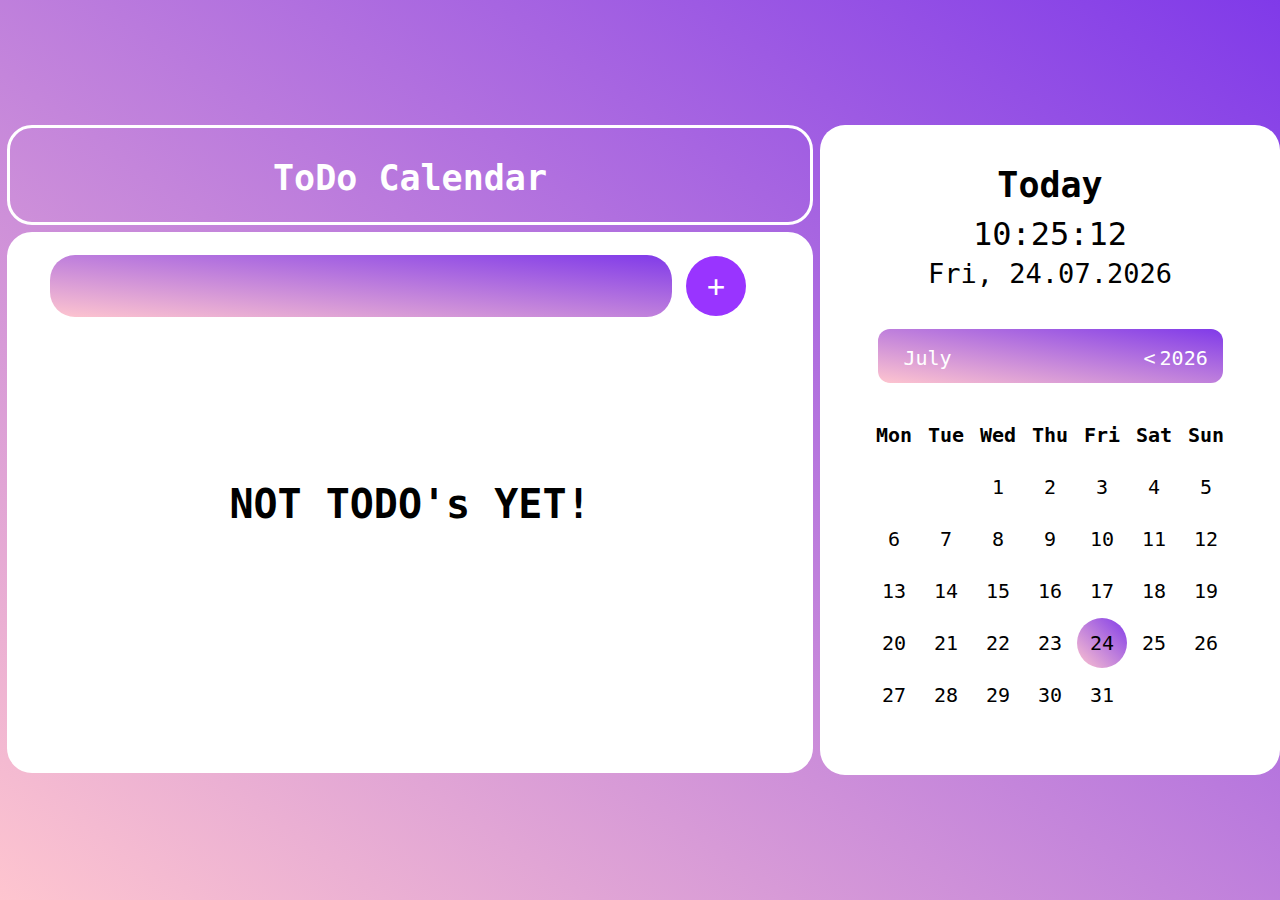
<file: index.html>
<!DOCTYPE html>
<html lang="en">
<head>
    <meta charset="UTF-8">
    <meta http-equiv="X-UA-Compatible" content="IE=edge">
    <meta name="viewport" content="width=device-width, initial-scale=1.0">
    <link rel="stylesheet" href="style.css">
    <script defer src="script.js"></script>
    <title>Calendar with ToDo</title>
    <link rel="icon" href="./favicon.ico" type="image/x-icon">
</head>
<body onload="updateDate(); notTodos(); createCalendar('.calendar', yearForChange, monthForChange)
 setInterval('updateDate(); updateTime()', 1000 ); updateTime(); todayYearMonth();">
    <div class="main">
        <div class="mainContainer">
            <div class="headColor">
                <div class="headName"><strong>ToDo Calendar</strong></div>
            </div>
            <div class="todoList">
                <div class="messageChooseDate">
                <strong>
                Choose date for ToDo
                </strong>
                    <a class="triangle"></a>
                    <a class="triangle"></a>
                    <a class="triangle"></a>
                </div>
                <div class="totalTodoList">
                    <input class="todoInput">
                    <button class="addTodo" onclick="addTodo()">+</button>
                    <div class="list"></div>
                </div>
            </div>
        </div>
        <div class="container">
            <div class="calendarBody">
                <div class="today"><strong>Today</strong></div>
                <div class="nowToday">
                    <div class="todayTime"></div>
                    <div class="todayDate"></div>
                </div>
                <div class="calendarHeader">
                    <span class="month">
                        <button class="changeMonth" onclick="changeMonth()"></button>
                    </span>
                    <span class="yearWithButtons">
                        <button class="changeYear" onclick="changeYearBack()"><</button><span class="year"></span><button class="changeYear"  onclick="changeYearNext()">></button>
                    </span>
                </div>
                <div class="calendar"></div>
                <div class="forChangeMonth"></div>
            </div>
        </div>
    </div>    
</body>
</html>
</file>
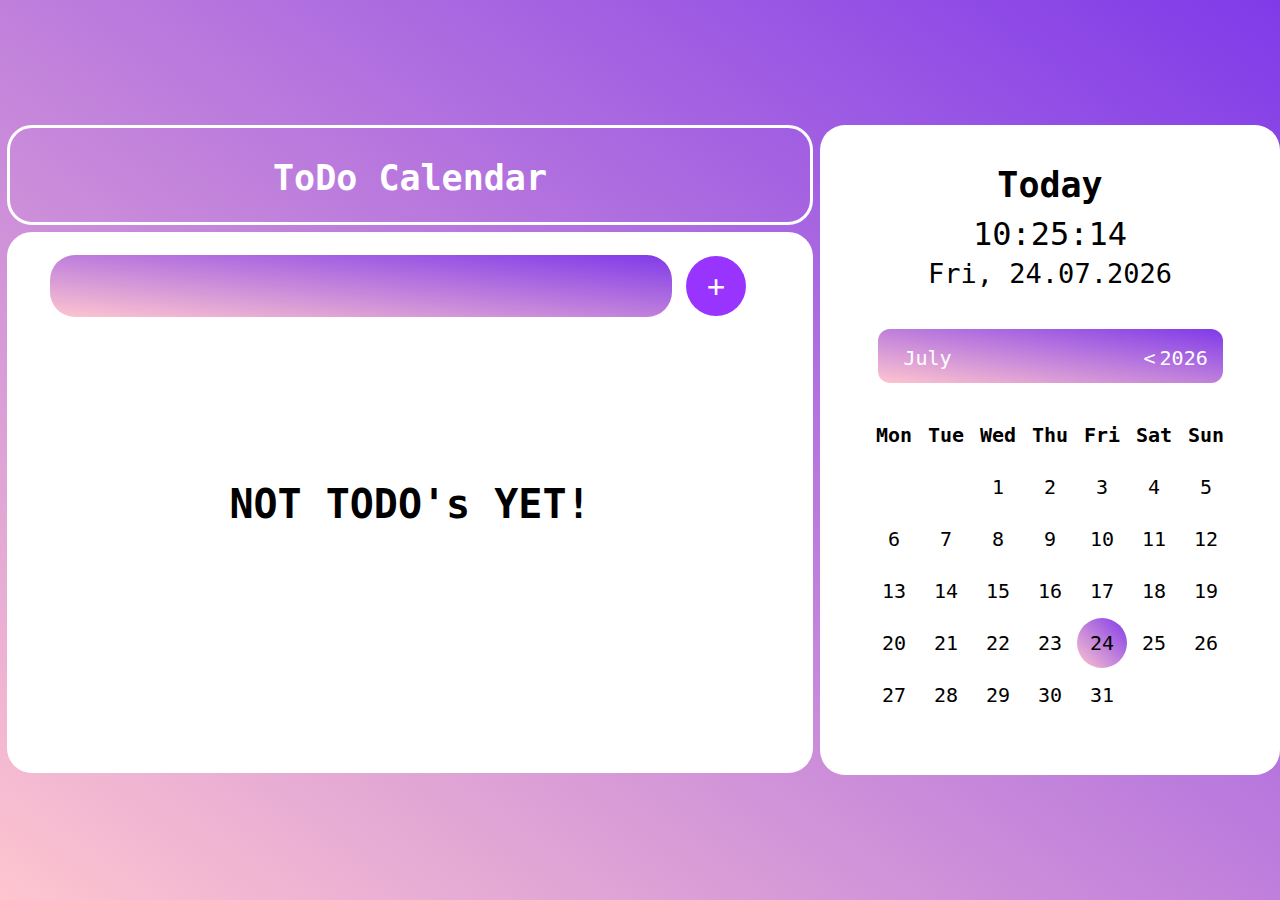
<file: code/index.html>
<!DOCTYPE html>
<html lang="en">
<head>
    <meta charset="UTF-8">
    <meta http-equiv="X-UA-Compatible" content="IE=edge">
    <meta name="viewport" content="width=device-width, initial-scale=1.0">
    <link rel="stylesheet" href="style.css">
    <script defer src="script.js"></script>
    <title>Calendar with ToDo</title>
    <link rel="icon" href="../pictures/favicon.ico" type="image/x-icon">
</head>
<body onload="updateDate(); notTodos(); createCalendar('.calendar', yearForChange, monthForChange)
 setInterval('updateDate(); updateTime()', 1000 ); updateTime(); todayYearMonth();">
    <div class="main">
        <div class="mainContainer">
            <div class="headColor">
                <div class="headName"><strong>ToDo Calendar</strong></div>
            </div>
            <div class="todoList">
                <div class="messageChooseDate">
                <strong>
                Choose date for ToDo
                </strong>
                    <a class="triangle"></a>
                    <a class="triangle"></a>
                    <a class="triangle"></a>
                </div>
                <div class="totalTodoList">
                    <input class="todoInput">
                    <button class="addTodo" onclick="addTodo()">+</button>
                    <div class="list"></div>
                </div>
            </div>
        </div>
        <div class="container">
            <div class="calendarBody">
                <div class="today"><strong>Today</strong></div>
                <div class="nowToday">
                    <div class="todayTime"></div>
                    <div class="todayDate"></div>
                </div>
                <div class="calendarHeader">
                    <span class="month">
                        <button class="changeMonth" onclick="changeMonth()"></button>
                    </span>
                    <span class="yearWithButtons">
                        <button class="changeYear" onclick="changeYearBack()"><</button><span class="year"></span><button class="changeYear"  onclick="changeYearNext()">></button>
                    </span>
                </div>
                <div class="calendar"></div>
                <div class="forChangeMonth"></div>
            </div>
        </div>
    </div>    
</body>
</html>
</file>
<file: style.css>
*{
    margin: 0;
    padding: 0;
    border: 0;
    outline: none;
}

body{
    height: 100vh;
    background: linear-gradient(to bottom left, rgb(128, 58, 233), rgb(254, 197, 207));
    
}

.main{
    display: flex;
    justify-content: center;
    align-items: center;
    width: auto;
    height: 100vh;
}

.mainContainer{
    padding: 7px;
    padding-top: 5px;
    display:inline-block;
    vertical-align: middle;
    
}

.container{
    display:inline-block;
    vertical-align: middle;
    height: 650px;
    width: 500px;
    background-color: white;
    border-radius: 25px;
}

.headColor{
    text-align: center;
    border: solid 3px white;
    border-radius: 25px;
    height: 94px;
    width: 800px;
    background: none;
}

.todoList{
    margin-top: 7px;
    border: solid 3px white;
    border-radius: 25px;
    height: 535px;
    width: 800px;
    background-color: white;
}

.headName{
    color: white;
    padding-top: 30px;
    font-size: 35px;
    font-family: Andale Mono, monospace;
}

.today{
    margin-top: 40px;
    text-align: center;
    justify-content: center;
    font-size: 35px;
    font-family: Andale Mono, monospace;
}
.nowToday{
    text-align: center;
    justify-content: center;
}

.todayTime{
    margin-top: 10px;
    font-size: 32px;
    font-family: Andale Mono, monospace;
}

.todayDate{
    margin-top: 5px;
    font-size: 27px;
    font-family: Andale Mono, monospace;
}


.calendarHeader{
    padding-top: 14px;
    margin-top: 40px;
    margin-left: auto;
    margin-right: auto;
    border-radius: 12px;
    height: 40px;
    width: 75%;
    background: linear-gradient(to bottom left, rgb(128, 58, 233), rgb(254, 197, 207));
}
.month{
    margin-left: 10px;
    font-size: 20px;
    font-family: Andale Mono, monospace;
}

.yearWithButtons{
    margin-left: 160px;
    color:white;
    font-size: 20px;
    font-family: Andale Mono, monospace;
}

.changeYear{
    height: 20px;
    width: 20px;
    background: none;
    color:white;
    font-size: 20px;
    font-family: Andale Mono, monospace;
}

.changeMonth{
    height: 30px;
    width: 80px;
    color:white;
    font-size: 20px;
    font-family: Andale Mono, monospace;
    background: none;
}

td,th{
    height: 50px;
    width: 50px;
    border-radius: 50px;
    text-align: center;
    font-size: 20px;
    font-family: Andale Mono, monospace;
}

.clickDay{
    background-color: white;
    height: 50px;
    width: 50px;
    border-radius: 50px;
    text-align: center;
    font-size: 20px;
    font-family: Andale Mono, monospace;
}

.clickDay:hover{
    background-color: rgb(254, 197, 207);
}

table{
    margin-top: 25px;
    display: flex;
    align-items: center;
    justify-content: center;
}


.notTodo{
    margin-left: -10%;
    margin-top: 18%;
    display: flex;
    align-items: center;
    justify-content: center;
    font-size: 40px;
    font-family: Andale Mono, monospace;
}

.forChangeMonth{
    display: none;
    margin-left: 50px;
    margin-top: 25px;
    height: 300px;
    width: 450px;
    border-radius: 24px;
    background-color: white;
}

.clickMonth{
    margin-top: 10px;
    margin-left: 10px;
    padding: 10px;
    height: 50px;
    width: 120px;
    border-radius: 17px;
    font-size: 20px;
    font-family: Andale Mono, monospace;
    background-color: rgb(254, 197, 207);
    color: white;
}

.clickMonth:hover{
    background-color: rgb(227, 138, 154);
}

.newTodo{
    margin-top: 30px;
    margin-left: 50px;
}
.todoInput{
    padding: 10px;
    height: 42px;
    width: 602px;
    border-radius: 25px;
    font-size: 30px;
    color: white;
    font-family: Andale Mono, monospace;
    background: linear-gradient(to bottom left, rgb(128, 58, 233), rgb(254, 197, 207));
}

.addTodo{
    margin-left: 10px;
    height:60px;
    width:60px;
    border-radius: 30px;
    background-color: white;
    font-size: 30px;
    font-family: Andale Mono, monospace;
    color: white;
    background-color: rgb(153, 52, 255);
}

.list{
    margin-top: 20px;
    border-radius: 30px;
    height: 400px;
    width: 800px;
    overflow-y: scroll;
}


::-webkit-scrollbar {
    width: 0;
}

.totalTodoList{
    margin-top: 20px;
    margin-left: 40px;
}

.todos{
    padding: 10px;
    width:700px;
    border-radius: 0px 20px 20px 20px;
    font-size: 30px;
    color: white;
    font-family: Andale Mono, monospace;
    background-color: rgb(254, 197, 207);
    word-wrap: break-word;
}

.messageChooseDate{
    align-items: center;
    justify-content: center;
    font-size: 30px;
    font-family: Andale Mono, monospace;
    display: none;
    margin-top: 230px;
    margin-left: 150px;
}

.triangle{
    width: 20px;
    height: 20px;
    border-top: 2px solid purple;
    border-right: 2px solid purple;
    margin: 16px 0 0 10px;
    transform: rotate(45deg);
    display: inline-block;
    transition: 1s;
}

.todoDate{
    padding: 10px;
    margin-top: 10px;
    width:170px;
    border-radius: 20px 20px 0px 0px;
    font-size: 30px;
    color: white;
    font-family: Andale Mono, monospace;
    background-color: rgb(249, 172, 186);
}
</file>
<file: code/style.css>
*{
    margin: 0;
    padding: 0;
    border: 0;
    outline: none;
}

body{
    height: 100vh;
    background: linear-gradient(to bottom left, rgb(128, 58, 233), rgb(254, 197, 207));
    
}

.main{
    display: flex;
    justify-content: center;
    align-items: center;
    width: auto;
    height: 100vh;
}

.mainContainer{
    padding: 7px;
    padding-top: 5px;
    display:inline-block;
    vertical-align: middle;
    
}

.container{
    display:inline-block;
    vertical-align: middle;
    height: 650px;
    width: 500px;
    background-color: white;
    border-radius: 25px;
}

.headColor{
    text-align: center;
    border: solid 3px white;
    border-radius: 25px;
    height: 94px;
    width: 800px;
    background: none;
}

.todoList{
    margin-top: 7px;
    border: solid 3px white;
    border-radius: 25px;
    height: 535px;
    width: 800px;
    background-color: white;
}

.headName{
    color: white;
    padding-top: 30px;
    font-size: 35px;
    font-family: Andale Mono, monospace;
}

.today{
    margin-top: 40px;
    text-align: center;
    justify-content: center;
    font-size: 35px;
    font-family: Andale Mono, monospace;
}
.nowToday{
    text-align: center;
    justify-content: center;
}

.todayTime{
    margin-top: 10px;
    font-size: 32px;
    font-family: Andale Mono, monospace;
}

.todayDate{
    margin-top: 5px;
    font-size: 27px;
    font-family: Andale Mono, monospace;
}


.calendarHeader{
    padding-top: 14px;
    margin-top: 40px;
    margin-left: auto;
    margin-right: auto;
    border-radius: 12px;
    height: 40px;
    width: 75%;
    background: linear-gradient(to bottom left, rgb(128, 58, 233), rgb(254, 197, 207));
}
.month{
    margin-left: 10px;
    font-size: 20px;
    font-family: Andale Mono, monospace;
}

.yearWithButtons{
    margin-left: 160px;
    color:white;
    font-size: 20px;
    font-family: Andale Mono, monospace;
}

.changeYear{
    height: 20px;
    width: 20px;
    background: none;
    color:white;
    font-size: 20px;
    font-family: Andale Mono, monospace;
}

.changeMonth{
    height: 30px;
    width: 80px;
    color:white;
    font-size: 20px;
    font-family: Andale Mono, monospace;
    background: none;
}

td,th{
    height: 50px;
    width: 50px;
    border-radius: 50px;
    text-align: center;
    font-size: 20px;
    font-family: Andale Mono, monospace;
}

.clickDay{
    background-color: white;
    height: 50px;
    width: 50px;
    border-radius: 50px;
    text-align: center;
    font-size: 20px;
    font-family: Andale Mono, monospace;
}

.clickDay:hover{
    background-color: rgb(254, 197, 207);
}

table{
    margin-top: 25px;
    display: flex;
    align-items: center;
    justify-content: center;
}


.notTodo{
    margin-left: -10%;
    margin-top: 18%;
    display: flex;
    align-items: center;
    justify-content: center;
    font-size: 40px;
    font-family: Andale Mono, monospace;
}

.forChangeMonth{
    display: none;
    margin-left: 50px;
    margin-top: 25px;
    height: 300px;
    width: 450px;
    border-radius: 24px;
    background-color: white;
}

.clickMonth{
    margin-top: 10px;
    margin-left: 10px;
    padding: 10px;
    height: 50px;
    width: 120px;
    border-radius: 17px;
    font-size: 20px;
    font-family: Andale Mono, monospace;
    background-color: rgb(254, 197, 207);
    color: white;
}

.clickMonth:hover{
    background-color: rgb(227, 138, 154);
}

.newTodo{
    margin-top: 30px;
    margin-left: 50px;
}
.todoInput{
    padding: 10px;
    height: 42px;
    width: 602px;
    border-radius: 25px;
    font-size: 30px;
    color: white;
    font-family: Andale Mono, monospace;
    background: linear-gradient(to bottom left, rgb(128, 58, 233), rgb(254, 197, 207));
}

.addTodo{
    margin-left: 10px;
    height:60px;
    width:60px;
    border-radius: 30px;
    background-color: white;
    font-size: 30px;
    font-family: Andale Mono, monospace;
    color: white;
    background-color: rgb(153, 52, 255);
}

.list{
    margin-top: 20px;
    border-radius: 30px;
    height: 400px;
    width: 800px;
    overflow-y: scroll;
}


::-webkit-scrollbar {
    width: 0;
}

.totalTodoList{
    margin-top: 20px;
    margin-left: 40px;
}

.todos{
    padding: 10px;
    width:700px;
    border-radius: 0px 20px 20px 20px;
    font-size: 30px;
    color: white;
    font-family: Andale Mono, monospace;
    background-color: rgb(254, 197, 207);
    word-wrap: break-word;
}

.messageChooseDate{
    align-items: center;
    justify-content: center;
    font-size: 30px;
    font-family: Andale Mono, monospace;
    display: none;
    margin-top: 230px;
    margin-left: 150px;
}

.triangle{
    width: 20px;
    height: 20px;
    border-top: 2px solid purple;
    border-right: 2px solid purple;
    margin: 16px 0 0 10px;
    transform: rotate(45deg);
    display: inline-block;
    transition: 1s;
}

.todoDate{
    padding: 10px;
    margin-top: 10px;
    width:170px;
    border-radius: 20px 20px 0px 0px;
    font-size: 30px;
    color: white;
    font-family: Andale Mono, monospace;
    background-color: rgb(249, 172, 186);
}
</file>
